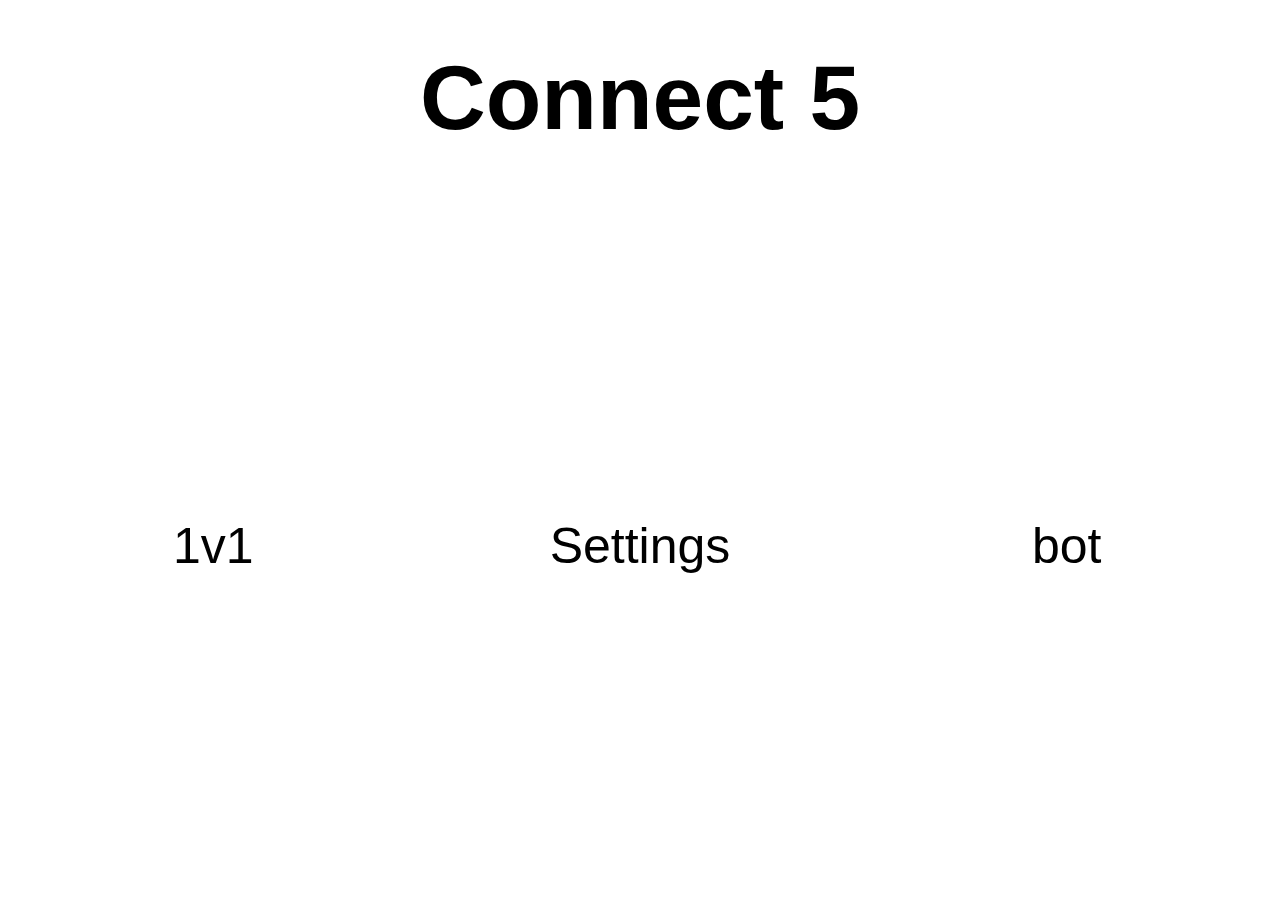
<file: src/index.html>
<!DOCTYPE html>
<html>

<head>
    <meta charset="UTF-8" <meta name="viewport" content="width=device-width, initial-scale=1.0">
    <title>goRow</title>
    <link rel="icon" type="image/x-icon" href="../lib/gameCircle.ico">
    <link rel="stylesheet" href="styles.css">
    <script src="index.js"></script>
</head>

<body id="body">
    <div class="bodyWrapper">
        <div class="title">
            <h1>Connect 5</h1>
        </div>
    
        <!--Container that holds buttons and popup-->
        <div class="container" id="container">
            <button id="oVOB" onclick="singleP('off')" class="btn" tabindex="0">1v1</button>
            <button id="sR" type="submit" class="btn" onclick="openPopup()" tabindex="0">Settings</button>
            <button id="botB" type="submit" onclick="singleP('on')" class="btn" tabindex="0">bot</button>
    
            <!--popup after pressing settings button-->
            <div class="popup" id="popup">
                <h2>TY ;)</h2>
                <p>we got all ur deets</p>
    
                <!--Switches to turn on and off various settings-->
                <label>
                    <h2>SFX</h2>
                    <input type="checkbox" id="cBSFX" checked onclick="sfxOO()">
                    <span class="slider round"></span>
                </label>
    
                <button class="btnC" type="button" onclick="closePopup()">OK</button>
            </div>
        </div>
    </div>

</body>

</html>
</file>
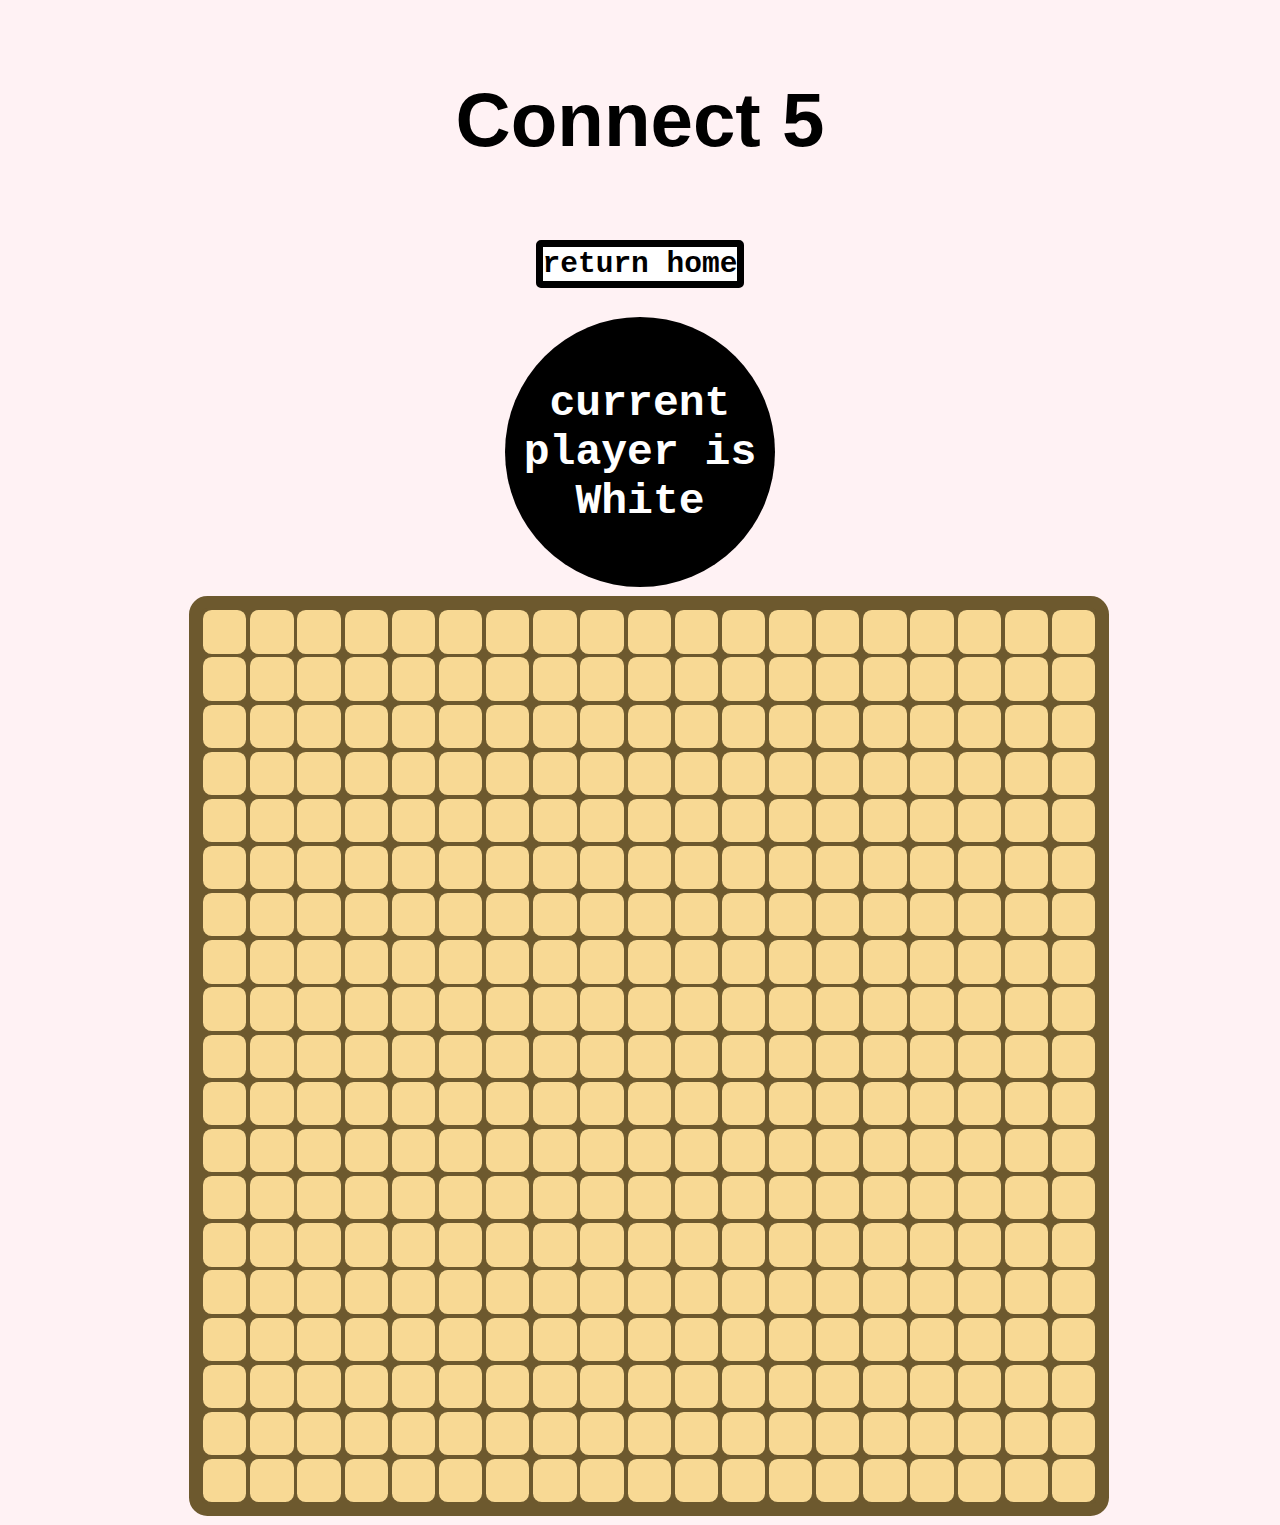
<file: src/connectG.html>
<!DOCTYPE html>
<html>
<head>
    <meta charset="UTF-8" <meta name="viewport" content="width=device-width, initial-scale=1.0">
    <title>goRow</title>
    <link rel="icon" type="image/x-icon" href="../lib/gameCircle.ico">
    <link rel="stylesheet" href="connectG.css">
    <script src="index.js"></script>
    <script src="connectG.js"></script>
</head>

<body>
    <div id="myModal" class="modal">
        <div class="modalContent">
            <span id="winner"></span>
            <h2>TY ;)</h2>
            <p>we got all ur deets</p>
        </div>
    </div>

    <div>
        <h1 class="title">Connect 5</h1>
    </div>
    <div class="board-cont">
        <div class="menu">
            <a href="index.html" class="mainB">return home</a>
            
            <div class="curP" tabindex="0">
                <h1 id="curP">current player is White</h1>
            </div>
            
        </div>
        
        <div>
            <div class="board-pos" id="board" title = "Game Board"></div>
        </div>
        
    </div>
    

</body>

<audio id="myAudio">
    <source src="../lib/catsOnMars.mp3" type="audio/mpeg">

    Your browser does not support the audio element.
</audio>
<audio id="mobS">
    <source src="../lib/mobS.mp3" type="audio/mpeg">
    Your browser does not support the audio element.
</audio>

</html>
</file>
<file: src/styles.css>
body {
  font-family: 'Courier New', Courier, monospace;
  font-size: clamp(0.5rem, 0.0882rem + 1.6471vw, 1.2rem);
  background-color: white;
  color: black;
  padding: 0;
  margin: 0;

}

.bodyWrapper{
  display: flex;
  flex-direction: column;
}

.container {
  width: 100%;
  height: 77.9vh;
  display: flex;
  align-items: center;
  justify-content: space-evenly;
  flex-wrap: wrap;
  z-index: 0;
}



.title {
  font-family: 'Franklin Gothic Medium', 'Arial Narrow', Arial, sans-serif;
  font-size: clamp(2rem, 1.6154rem + 1.5385vw, 3rem);
  display: flex;
  flex-direction: row;
  text-align: center;
  justify-content: center;
  align-items: center;
  margin: 0;
}
.title h1{
  margin: 0;
  padding: 0.5em;
}



.btn {
  width: 33.333%;
  min-width: 180px;
  height: 100%;
  padding: 0;
  margin: 0;
  background: white;
  border: 0px solid;
  outline: none;
  cursor: pointer;
  font-size: 50px;
  font-weight: 500;
  transition: background-color 0.5s, color 0.4s;
}


.btn:hover {
  background-color: black;
  color: white;
}

.btn:focus{
  background-color: black;
  color: white;
}

.popup {
  width: 400px;
  background: pink;
  border-radius: 6px;
  border: 10px solid;
  border-color: blue;
  position: absolute;
  top: 0%;
  left: 50%;
  transform: translate(-50%, -50%) scale(0.1);
  text-align: center;
  padding: 0 30px 30px;
  color: red;
  visibility: hidden;
  transition: transform 0.4s, top 0.4s;
}

.open-popup {
  visibility: visible;
  top: 50%;
  transform: translate(-50%, -50%) scale(1);
}

.popup h2 {
  font-size: 38px;
  font-weight: 500;
  margin: 30px 0 10px;
}

.popup button {
  width: 100%;
  margin-top: 50px;
  padding: 10px 0;
  background: yellow;
  color: red;
  border: 0;
  outline: none;
  font-size: 18px;
  border-radius: 4px;
  cursor: pointer;
  box-shadow: 0 5px 5px grey;
}


.switch {
  position: relative;
  display: inline-block;
  width: 60px;
  height: 34px;
}





/* Rounded sliders */
.slider.round {
  border-radius: 34px;
}

.slider.round:before {
  border-radius: 50%;
}
</file>
<file: src/connectG.css>
body {
    font-family: 'Courier New', Courier, monospace;
    text-align: center;
    font-size: clamp(0.5rem, 0.0882rem + 1.6471vw, 1.2rem);
    background-color: rgb(255, 242, 244);
    padding: 0;
    margin: 0;
}

.modal {
    display: none; /* Hidden by default */
    position: fixed; /* Stay in place */
    z-index: 1; /* Sit on top */
    left: 0;
    top: 0;
    width: 100%; /* Full width */
    height: 100%; /* Full height */
    overflow: auto; /* Enable scroll if needed */
    background-color: rgb(0,0,0); /* Fallback color */
    background-color: rgba(0,0,0,0.4); /* Black w/ opacity */
    display: none;
}

.modalContent {
    background-color: #fefefe;
    margin: 15% auto; /* 15% from the top and centered */
    padding: 20px;
    border: 1px solid #888;
    width: 80%; /* Could be more or less, depending on screen size */
}


.title {
    font-family: 'Franklin Gothic Medium', 'Arial Narrow', Arial, sans-serif;
    font-size: clamp(3.5rem, 2.9231rem + 2.3077vw, 5rem);
    padding: 1em 0 1em 0;
    margin: 0;
}

.board-cont {
    display: flex;
    flex-direction: row-reverse;
    justify-content: center;
    flex-wrap: wrap;
}



.mainB {
    font-size: clamp(1rem, 0.6154rem + 1.5385vw, 2rem);
    background-color: white;
    font-weight: bold;
    border: 0.25em solid;
    border-color: black;
    border-radius: 5px;
    color: black;
    text-decoration: none;
    transition: color 0.2s, background-color 0.4s, border-color 0.2s;
    margin-bottom: 1em;
}

.mainB:hover {
    background-color: rgb(253, 255, 223);
    border-color: rgb(29, 29, 29);
}

#board {
    /* The way I find height and width (amount of pieces in a row) * (tile width + (padding)*2) */
    max-width: 900px;
    width: 70vw;
    aspect-ratio: 1/1;
    background-color: #6d592e;
    border: 0.625em solid;
    border-color: #6d592e;
    border-radius: 2%;
    margin: 1%;

    /* margin: 0 auto; */
    /* display: inline-table; */
    display: grid;
    grid-template-columns: repeat(19, 1fr);
    grid-template-rows: repeat(19, 1fr);
}

.tile {

    margin: 0.15vw;
    border-radius: 20%;
    border: 0px;

    /* if I comment this out and find a way to overlay a grid */
    background-color: #f8d994;
}

.whiteP {
    background-color: white;
    transition: background-color 0.5s;
}

.whiteP:hover {
    background-color: red;
}

.blackP {
    background-color: black;
    transition: background-color 0.5s;
}

.blackP:hover {
    background-color: blueviolet;
}

.menu {
    display: flex;
    flex-direction: column;
    align-items: center;
    justify-content: flex-start;
}

.curP {
    display: inline-block;
    width: 40%;
    aspect-ratio: 1/1;
    
    background-color: black;
    border-radius: 100%;
    padding: 0.6em;
    display: flex;
    justify-content: center;
    align-items: center; 
}

#curP{
    color: white;
    font-size: clamp(1rem, 0.2308rem + 3.0769vw, 3rem);
    margin: 0;
}
</file>
